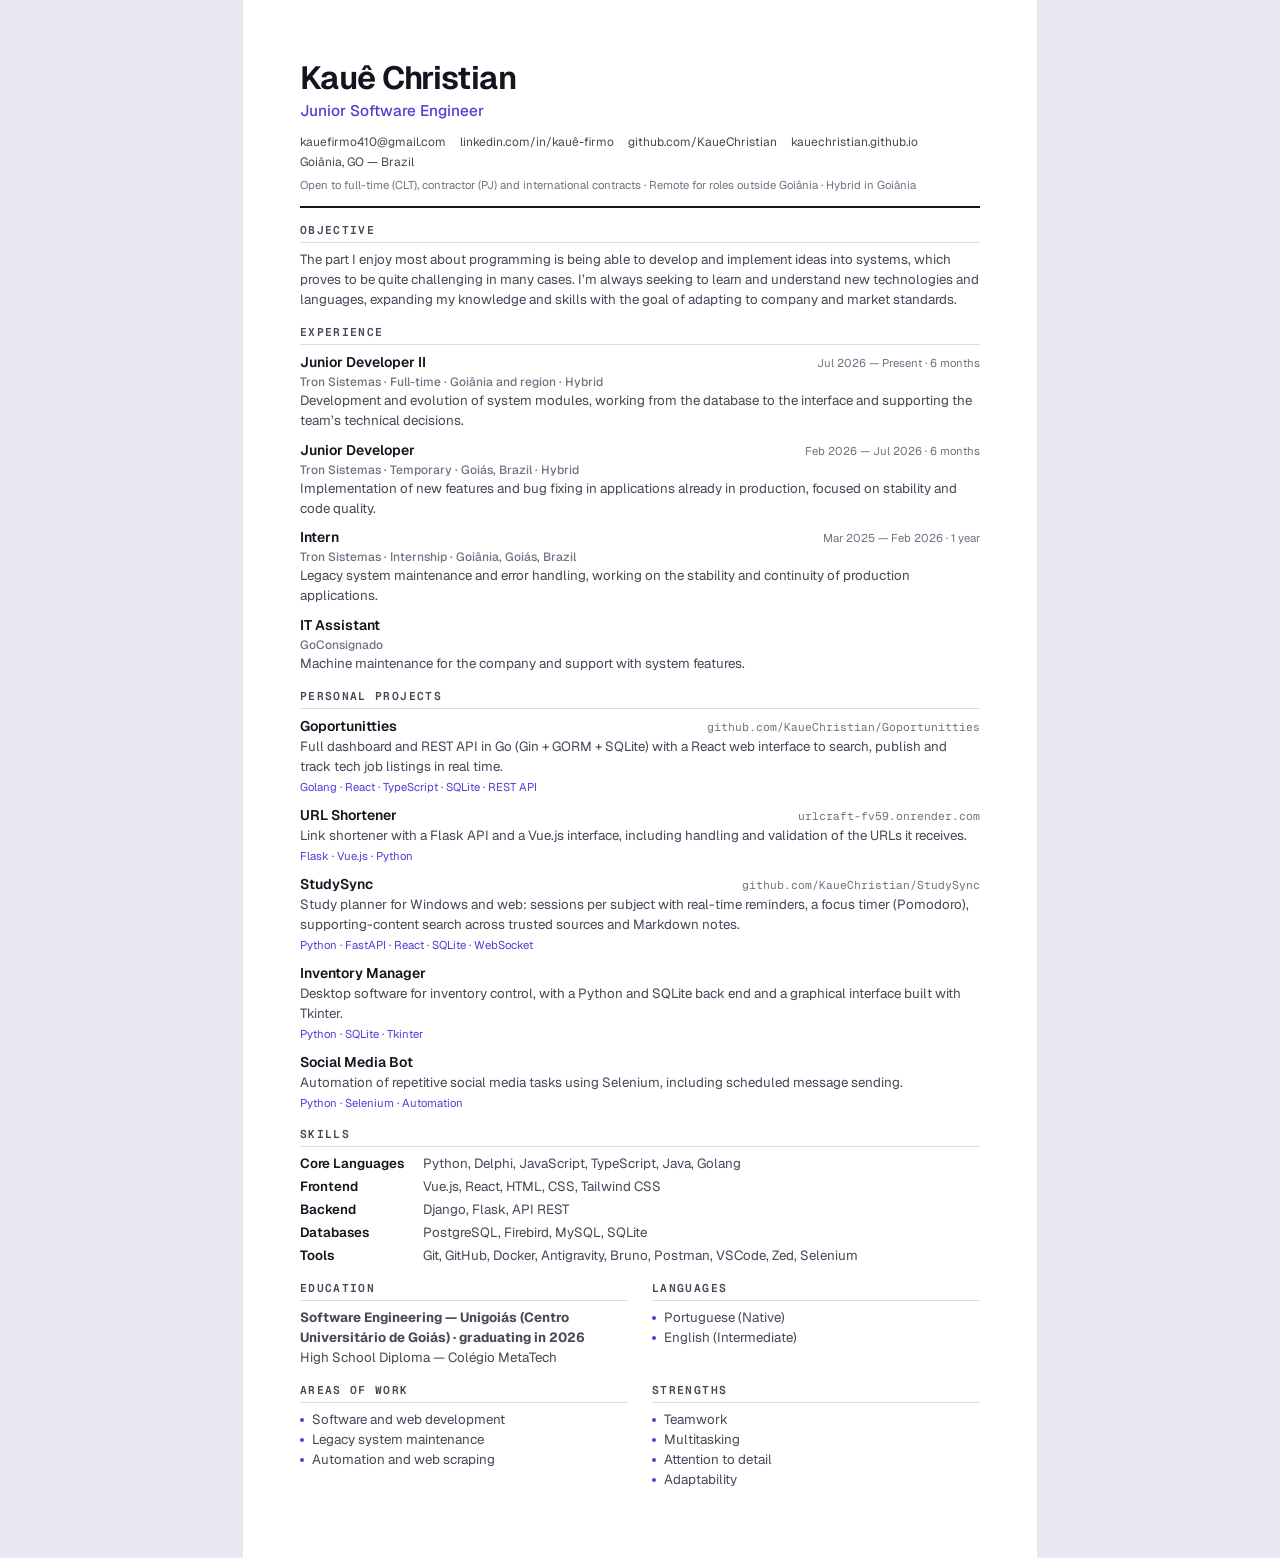
<file: cv.html>
<!DOCTYPE html>
<html lang="pt-BR">
<head>
<meta charset="UTF-8">
<meta name="viewport" content="width=device-width, initial-scale=1.0">
<meta name="robots" content="noindex">
<title>CV — Kauê Christian</title>
<link rel="preconnect" href="https://fonts.googleapis.com">
<link rel="preconnect" href="https://fonts.gstatic.com" crossorigin>
<link href="https://fonts.googleapis.com/css2?family=Geist:wght@300..700&family=Geist+Mono:wght@400..600&display=swap" rel="stylesheet">
<link rel="stylesheet" href="css/cv.css?v=2">
</head>
<body>
<!-- Preenchido por js/cv.js a partir dos mesmos dados do portfólio -->
<main class="cv" id="cv"></main>

<script src="js/data/icons.js?v=1"></script>
<script src="js/i18n/pt.js?v=3"></script>
<script src="js/i18n/en.js?v=3"></script>
<script src="js/data.js?v=19"></script>
<script src="js/modules/i18n.js?v=2"></script>
<script src="js/cv.js?v=1"></script>
</body>
</html>
</file>
<file: css/cv.css>
/* Currículo: mesma folha na tela (modal) e na impressão (PDF em A4) */
:root {
  --ink: #16131f;
  --ink-soft: #4a4557;
  --ink-mute: #746f82;
  --line: #dcd8e6;
  --accent: #4f3fd6;
  color-scheme: light;
}

*, *::before, *::after {
  box-sizing: border-box;
  margin: 0;
  padding: 0;
}

body {
  font-family: 'Geist', ui-sans-serif, system-ui, -apple-system, 'Segoe UI', Arial, sans-serif;
  font-size: 10pt;
  line-height: 1.5;
  color: var(--ink);
  background: #e9e7ef;
  -webkit-font-smoothing: antialiased;
}

a {
  color: inherit;
  text-decoration: none;
}
a:hover {
  color: var(--accent);
}

/* ---- Folha ---- */
.cv {
  width: min(210mm, 100%);
  margin: 0 auto;
  padding: 16mm 15mm 18mm;
  background: #fff;
}

html.is-embed body {
  padding: 20px 16px 28px;
}
html.is-embed .cv {
  box-shadow: 0 18px 50px -24px rgba(22, 16, 46, 0.45);
  border-radius: 4px;
}

/* ---- Cabeçalho ---- */
.cv__header {
  padding-bottom: 12px;
  margin-bottom: 4px;
  border-bottom: 2px solid var(--ink);
}
.cv__header h1 {
  font-size: 24pt;
  font-weight: 650;
  letter-spacing: -0.02em;
  line-height: 1.1;
}
.cv__headline {
  margin-top: 4px;
  font-size: 11.5pt;
  font-weight: 500;
  color: var(--accent);
}
.cv__contact {
  display: flex;
  flex-wrap: wrap;
  gap: 2px 14px;
  margin-top: 10px;
  list-style: none;
  font-size: 9pt;
  color: var(--ink-soft);
}
.cv__availability {
  margin-top: 6px;
  font-size: 8.5pt;
  color: var(--ink-mute);
}

/* ---- Seções ---- */
.cv__section {
  margin-top: 14px;
}
.cv__section h2 {
  margin-bottom: 7px;
  padding-bottom: 3px;
  border-bottom: 1px solid var(--line);
  break-after: avoid;
  font-family: 'Geist Mono', ui-monospace, Consolas, monospace;
  font-size: 8.5pt;
  font-weight: 600;
  letter-spacing: 0.12em;
  text-transform: uppercase;
  color: var(--ink-soft);
}
.cv__section p {
  color: var(--ink-soft);
}

.cv__entry {
  margin-bottom: 9px;
  break-inside: avoid;
}
.cv__entry:last-child {
  margin-bottom: 0;
}
.cv__entry-head {
  display: flex;
  flex-wrap: wrap;
  align-items: baseline;
  justify-content: space-between;
  gap: 2px 12px;
}
.cv__entry h3 {
  font-size: 10.5pt;
  font-weight: 600;
  color: var(--ink);
}
.cv__when,
.cv__url {
  font-size: 8.5pt;
  color: var(--ink-mute);
}
.cv__url {
  font-family: 'Geist Mono', ui-monospace, Consolas, monospace;
}
.cv__meta {
  font-size: 9pt;
  font-weight: 500;
  color: var(--ink-mute) !important;
}
.cv__tags {
  margin-top: 2px;
  font-size: 8.5pt;
  color: var(--accent) !important;
}

/* ---- Habilidades ---- */
.cv__skills {
  display: grid;
  gap: 3px;
}
.cv__skill-row {
  display: grid;
  grid-template-columns: 30mm 1fr;
  gap: 10px;
}
.cv__skill-row dt {
  font-weight: 600;
  color: var(--ink);
}
.cv__skill-row dd {
  color: var(--ink-soft);
}

/* ---- Colunas e listas ---- */
.cv__columns {
  display: grid;
  grid-template-columns: 1fr 1fr;
  gap: 0 24px;
}
.cv__list {
  list-style: none;
  color: var(--ink-soft);
}
.cv__list li::before {
  content: '';
  display: inline-block;
  width: 4px;
  height: 4px;
  margin: 0 8px 2px 0;
  border-radius: 50%;
  background: var(--accent);
}

@media (max-width: 620px) {
  body {
    font-size: 9.5pt;
  }
  .cv {
    padding: 22px 18px 26px;
  }
  .cv__header h1 {
    font-size: 21pt;
  }
  .cv__columns {
    grid-template-columns: 1fr;
  }
  .cv__skill-row {
    grid-template-columns: 1fr;
    gap: 0;
  }
}

/* ---- Impressão / PDF ---- */
@page {
  size: A4;
  margin: 13mm 15mm;
}

@media print {
  html, body {
    background: #fff;
  }
  body {
    font-size: 9.6pt;
    print-color-adjust: exact;
    -webkit-print-color-adjust: exact;
  }
  .cv {
    width: 100%;
    padding: 0;
    box-shadow: none;
  }
  html.is-embed body {
    padding: 0;
  }
  a {
    color: inherit !important;
  }
}
</file>
